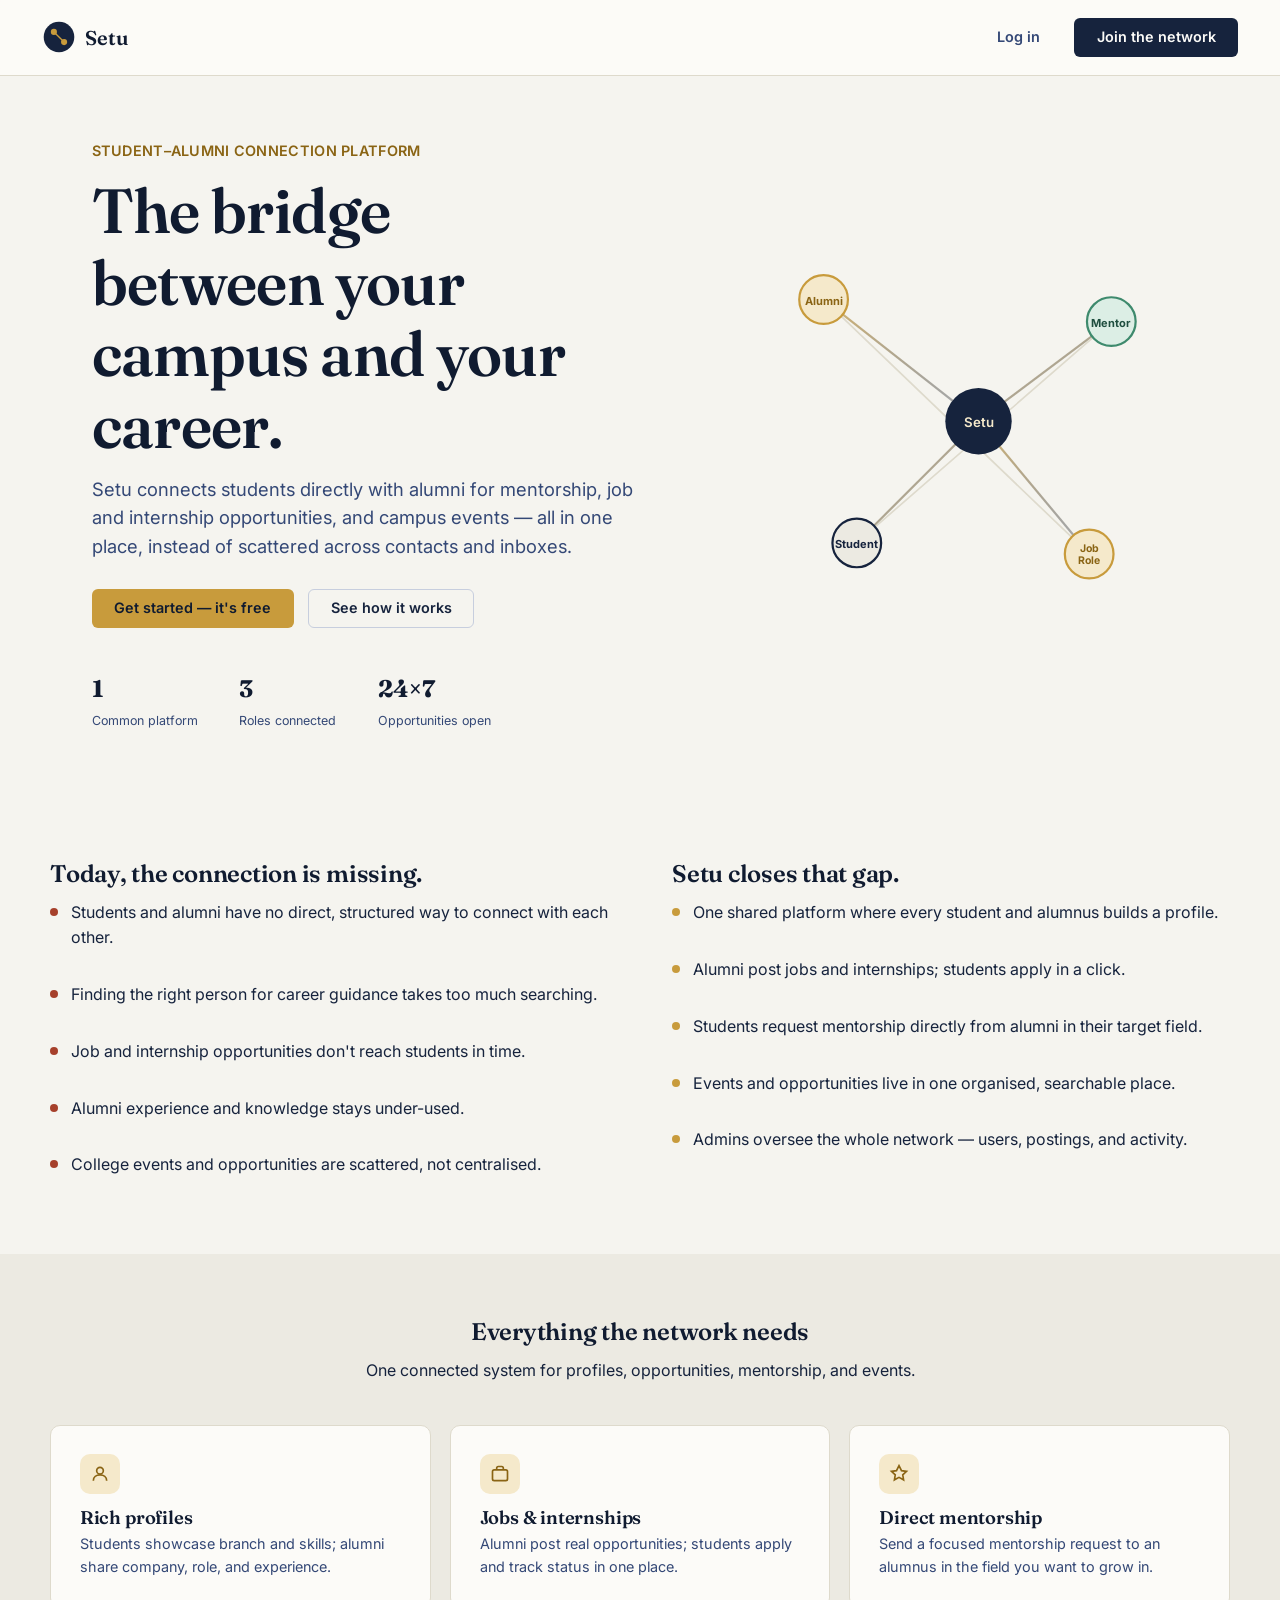
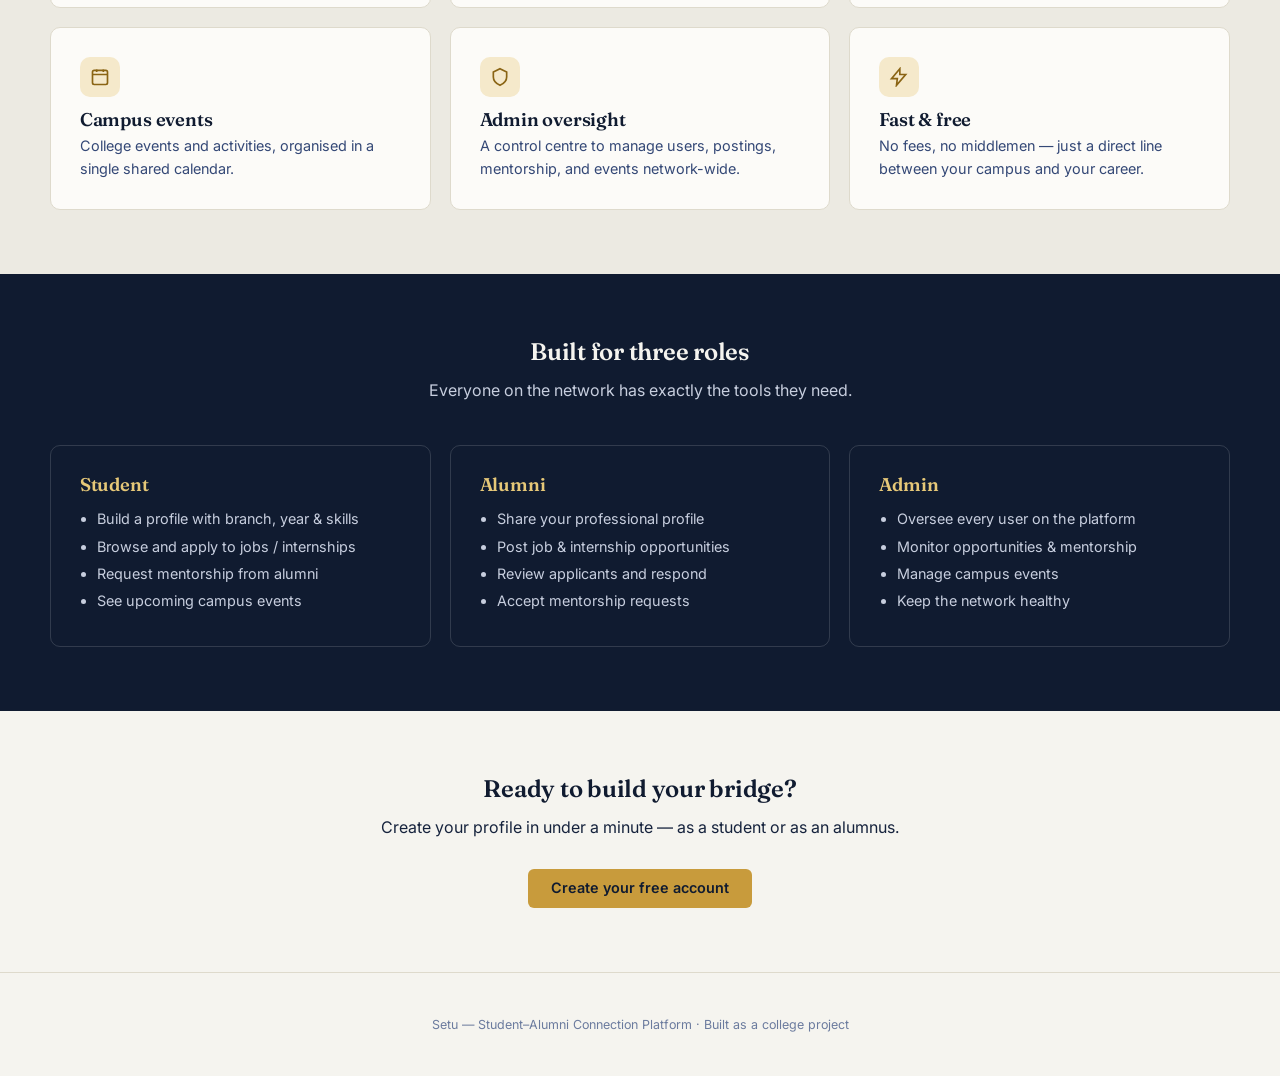
<file: public/index.html>
<!DOCTYPE html>
<html lang="en">
<head>
<meta charset="UTF-8">
<meta name="viewport" content="width=device-width, initial-scale=1">
<title>Setu — Student–Alumni Connection Platform</title>
<link rel="icon" href="data:image/svg+xml,<svg xmlns=%22http://www.w3.org/2000/svg%22 viewBox=%220 0 100 100%22><circle cx=%2250%22 cy=%2250%22 r=%2245%22 fill=%22%2316233D%22/><circle cx=%2235%22 cy=%2235%22 r=%228%22 fill=%22%23C89B3C%22/><circle cx=%2265%22 cy=%2265%22 r=%228%22 fill=%22%23C89B3C%22/><line x1=%2235%22 y1=%2235%22 x2=%2265%22 y2=%2265%22 stroke=%22%23C89B3C%22 stroke-width=%224%22/></svg>">
<link rel="preconnect" href="https://fonts.googleapis.com">
<link href="https://fonts.googleapis.com/css2?family=Fraunces:opsz,wght@9..144,500;9..144,600;9..144,700&family=Inter:wght@400;500;600;700&display=swap" rel="stylesheet">
<link rel="stylesheet" href="css/tokens.css">
<link rel="stylesheet" href="css/components.css">
<style>
  .hero { max-width: 1180px; margin: 0 auto; padding: var(--sp-6) var(--sp-5) var(--sp-6); display: grid; grid-template-columns: 1.1fr 0.9fr; gap: var(--sp-6); align-items: center; }
  .hero .eyebrow { color: var(--brass-700); font-weight: 600; letter-spacing: 0.02em; margin-bottom: var(--sp-2); font-size: var(--fs-sm); }
  .hero h1 { font-size: var(--fs-3xl); max-width: 12ch; }
  .hero p.lead { font-size: var(--fs-md); color: var(--ink-600); max-width: 46ch; margin-bottom: var(--sp-4); }
  .hero-ctas { display: flex; gap: 0.9rem; flex-wrap: wrap; }
  .hero-stats { display: flex; gap: var(--sp-5); margin-top: var(--sp-5); }
  .hero-stats div strong { display: block; font-family: var(--font-display); font-size: var(--fs-lg); color: var(--ink-900); }
  .hero-stats div span { font-size: var(--fs-xs); color: var(--ink-600); }

  .network-visual { position: relative; }

  section.band { padding: var(--sp-6) var(--sp-5); }
  .band-inner { max-width: 1180px; margin: 0 auto; }
  .band-alt { background: var(--ink-900); color: var(--paper-50); }
  .band-alt h2, .band-alt p { color: var(--paper-50); }
  .band-alt .muted { color: var(--ink-200); }

  .two-col { display: grid; grid-template-columns: 1fr 1fr; gap: var(--sp-6); align-items: start; }
  .problem-list, .solution-list { list-style: none; margin: 0; padding: 0; display: flex; flex-direction: column; gap: var(--sp-3); }
  .problem-list li, .solution-list li { display: flex; gap: 0.8rem; align-items: flex-start; }
  .problem-list .dot { width: 8px; height: 8px; border-radius: 50%; background: var(--brick-600); margin-top: 0.5rem; flex-shrink: 0; }
  .solution-list .dot { width: 8px; height: 8px; border-radius: 50%; background: var(--brass-500); margin-top: 0.5rem; flex-shrink: 0; }

  .feature-grid { display: grid; grid-template-columns: repeat(3, 1fr); gap: var(--sp-3); margin-top: var(--sp-5); }
  .feature-card { border: 1px solid var(--paper-line); border-radius: var(--radius-md); padding: var(--sp-4); background: var(--paper-0); }
  .feature-card .ico { width: 40px; height: 40px; border-radius: 10px; background: var(--brass-100); display: flex; align-items: center; justify-content: center; margin-bottom: var(--sp-2); }
  .feature-card .ico svg { width: 20px; height: 20px; color: var(--brass-700); }
  .feature-card h3 { font-size: var(--fs-md); margin-bottom: 0.3rem; }
  .feature-card p { font-size: var(--fs-sm); color: var(--ink-600); margin: 0; }

  .role-grid { display: grid; grid-template-columns: repeat(3, 1fr); gap: var(--sp-3); margin-top: var(--sp-5); }
  .role-card { border-radius: var(--radius-md); padding: var(--sp-4); border: 1px solid rgba(255,255,255,0.14); }
  .role-card h3 { color: var(--brass-300); font-size: var(--fs-md); }
  .role-card ul { padding-left: 1.1rem; margin: 0; color: var(--ink-200); font-size: var(--fs-sm); }
  .role-card li { margin-bottom: 0.3rem; }

  footer { padding: var(--sp-5); text-align: center; color: var(--ink-400); font-size: var(--fs-xs); border-top: 1px solid var(--paper-line); }

  @media (max-width: 900px) {
    .hero { grid-template-columns: 1fr; }
    .two-col, .feature-grid, .role-grid { grid-template-columns: 1fr; }
    .network-visual { order: -1; }
  }
</style>
</head>
<body>

<nav class="top-nav">
  <a href="/index.html" class="brand">
    <svg class="mark" viewBox="0 0 100 100"><circle cx="50" cy="50" r="45" fill="#16233D"/><circle cx="35" cy="35" r="9" fill="#C89B3C"/><circle cx="65" cy="65" r="9" fill="#C89B3C"/><line x1="35" y1="35" x2="65" y2="65" stroke="#C89B3C" stroke-width="4"/></svg>
    Setu
  </a>
  <div style="display:flex; gap:0.7rem;">
    <a href="/login.html" class="btn btn-ghost">Log in</a>
    <a href="/register.html" class="btn btn-primary">Join the network</a>
  </div>
</nav>

<section class="hero">
  <div>
    <div class="eyebrow">STUDENT–ALUMNI CONNECTION PLATFORM</div>
    <h1>The bridge between your campus and your career.</h1>
    <p class="lead">Setu connects students directly with alumni for mentorship, job and internship opportunities, and campus events — all in one place, instead of scattered across contacts and inboxes.</p>
    <div class="hero-ctas">
      <a href="/register.html" class="btn btn-brass">Get started — it's free</a>
      <a href="#how-it-works" class="btn btn-outline">See how it works</a>
    </div>
    <div class="hero-stats">
      <div><strong>1</strong><span>Common platform</span></div>
      <div><strong>3</strong><span>Roles connected</span></div>
      <div><strong>24×7</strong><span>Opportunities open</span></div>
    </div>
  </div>

  <div class="network-visual">
    <svg viewBox="0 0 420 380" width="100%" xmlns="http://www.w3.org/2000/svg" aria-hidden="true">
      <defs>
        <linearGradient id="lineGrad" x1="0" y1="0" x2="1" y2="1">
          <stop offset="0%" stop-color="#C89B3C" stop-opacity="0.7"/>
          <stop offset="100%" stop-color="#16233D" stop-opacity="0.35"/>
        </linearGradient>
      </defs>
      <line x1="90" y1="70" x2="230" y2="180" stroke="url(#lineGrad)" stroke-width="2"/>
      <line x1="230" y1="180" x2="350" y2="90" stroke="url(#lineGrad)" stroke-width="2"/>
      <line x1="230" y1="180" x2="120" y2="290" stroke="url(#lineGrad)" stroke-width="2"/>
      <line x1="230" y1="180" x2="330" y2="300" stroke="url(#lineGrad)" stroke-width="2"/>
      <line x1="90" y1="70" x2="330" y2="300" stroke="#DEDACC" stroke-width="1.5"/>
      <line x1="350" y1="90" x2="120" y2="290" stroke="#DEDACC" stroke-width="1.5"/>

      <circle cx="230" cy="180" r="30" fill="#16233D"/>
      <text x="230" y="185" text-anchor="middle" fill="#F5E9CB" font-size="12" font-family="Inter, sans-serif" font-weight="600">Setu</text>

      <circle cx="90" cy="70" r="22" fill="#F5E9CB" stroke="#C89B3C" stroke-width="2"/>
      <text x="90" y="75" text-anchor="middle" fill="#8A6414" font-size="10" font-family="Inter, sans-serif" font-weight="700">Alumni</text>

      <circle cx="350" cy="90" r="22" fill="#DCEEE5" stroke="#3E8A6D" stroke-width="2"/>
      <text x="350" y="95" text-anchor="middle" fill="#1F4E3F" font-size="10" font-family="Inter, sans-serif" font-weight="700">Mentor</text>

      <circle cx="120" cy="290" r="22" fill="#ECEAE2" stroke="#16233D" stroke-width="2"/>
      <text x="120" y="295" text-anchor="middle" fill="#16233D" font-size="10" font-family="Inter, sans-serif" font-weight="700">Student</text>

      <circle cx="330" cy="300" r="22" fill="#F5E9CB" stroke="#C89B3C" stroke-width="2"/>
      <text x="330" y="298" text-anchor="middle" fill="#8A6414" font-size="9.5" font-family="Inter, sans-serif" font-weight="700">Job</text>
      <text x="330" y="309" text-anchor="middle" fill="#8A6414" font-size="9.5" font-family="Inter, sans-serif" font-weight="700">Role</text>
    </svg>
  </div>
</section>

<section class="band" id="how-it-works">
  <div class="band-inner two-col">
    <div>
      <h2>Today, the connection is missing.</h2>
      <ul class="problem-list">
        <li><span class="dot"></span><p>Students and alumni have no direct, structured way to connect with each other.</p></li>
        <li><span class="dot"></span><p>Finding the right person for career guidance takes too much searching.</p></li>
        <li><span class="dot"></span><p>Job and internship opportunities don't reach students in time.</p></li>
        <li><span class="dot"></span><p>Alumni experience and knowledge stays under-used.</p></li>
        <li><span class="dot"></span><p>College events and opportunities are scattered, not centralised.</p></li>
      </ul>
    </div>
    <div>
      <h2>Setu closes that gap.</h2>
      <ul class="solution-list">
        <li><span class="dot"></span><p>One shared platform where every student and alumnus builds a profile.</p></li>
        <li><span class="dot"></span><p>Alumni post jobs and internships; students apply in a click.</p></li>
        <li><span class="dot"></span><p>Students request mentorship directly from alumni in their target field.</p></li>
        <li><span class="dot"></span><p>Events and opportunities live in one organised, searchable place.</p></li>
        <li><span class="dot"></span><p>Admins oversee the whole network — users, postings, and activity.</p></li>
      </ul>
    </div>
  </div>
</section>

<section class="band" style="background: var(--paper-100);">
  <div class="band-inner">
    <h2 style="text-align:center; max-width:none;">Everything the network needs</h2>
    <p style="text-align:center; max-width: 60ch; margin: 0 auto;">One connected system for profiles, opportunities, mentorship, and events.</p>
    <div class="feature-grid">
      <div class="feature-card">
        <div class="ico"><svg viewBox="0 0 24 24" fill="none" stroke="currentColor" stroke-width="2"><circle cx="12" cy="8" r="4"/><path d="M4 20c0-4.4 3.6-7 8-7s8 2.6 8 7"/></svg></div>
        <h3>Rich profiles</h3>
        <p>Students showcase branch and skills; alumni share company, role, and experience.</p>
      </div>
      <div class="feature-card">
        <div class="ico"><svg viewBox="0 0 24 24" fill="none" stroke="currentColor" stroke-width="2"><rect x="3" y="7" width="18" height="13" rx="2"/><path d="M8 7V5a2 2 0 0 1 2-2h4a2 2 0 0 1 2 2v2"/></svg></div>
        <h3>Jobs &amp; internships</h3>
        <p>Alumni post real opportunities; students apply and track status in one place.</p>
      </div>
      <div class="feature-card">
        <div class="ico"><svg viewBox="0 0 24 24" fill="none" stroke="currentColor" stroke-width="2"><path d="M12 2l3 6 6 .8-4.5 4.2 1 6-5.5-3-5.5 3 1-6L3 8.8 9 8z"/></svg></div>
        <h3>Direct mentorship</h3>
        <p>Send a focused mentorship request to an alumnus in the field you want to grow in.</p>
      </div>
      <div class="feature-card">
        <div class="ico"><svg viewBox="0 0 24 24" fill="none" stroke="currentColor" stroke-width="2"><rect x="3" y="4" width="18" height="17" rx="2"/><path d="M3 9h18M8 3v3M16 3v3"/></svg></div>
        <h3>Campus events</h3>
        <p>College events and activities, organised in a single shared calendar.</p>
      </div>
      <div class="feature-card">
        <div class="ico"><svg viewBox="0 0 24 24" fill="none" stroke="currentColor" stroke-width="2"><path d="M12 2l8 4v6c0 5-3.5 8-8 10-4.5-2-8-5-8-10V6z"/></svg></div>
        <h3>Admin oversight</h3>
        <p>A control centre to manage users, postings, mentorship, and events network-wide.</p>
      </div>
      <div class="feature-card">
        <div class="ico"><svg viewBox="0 0 24 24" fill="none" stroke="currentColor" stroke-width="2"><path d="M13 2L3 14h7l-1 8 11-13h-7z"/></svg></div>
        <h3>Fast &amp; free</h3>
        <p>No fees, no middlemen — just a direct line between your campus and your career.</p>
      </div>
    </div>
  </div>
</section>

<section class="band band-alt">
  <div class="band-inner">
    <h2 style="text-align:center; max-width:none;">Built for three roles</h2>
    <p class="muted" style="text-align:center; max-width:60ch; margin:0 auto;">Everyone on the network has exactly the tools they need.</p>
    <div class="role-grid">
      <div class="role-card">
        <h3>Student</h3>
        <ul>
          <li>Build a profile with branch, year &amp; skills</li>
          <li>Browse and apply to jobs / internships</li>
          <li>Request mentorship from alumni</li>
          <li>See upcoming campus events</li>
        </ul>
      </div>
      <div class="role-card">
        <h3>Alumni</h3>
        <ul>
          <li>Share your professional profile</li>
          <li>Post job &amp; internship opportunities</li>
          <li>Review applicants and respond</li>
          <li>Accept mentorship requests</li>
        </ul>
      </div>
      <div class="role-card">
        <h3>Admin</h3>
        <ul>
          <li>Oversee every user on the platform</li>
          <li>Monitor opportunities &amp; mentorship</li>
          <li>Manage campus events</li>
          <li>Keep the network healthy</li>
        </ul>
      </div>
    </div>
  </div>
</section>

<section class="band" style="text-align:center;">
  <h2>Ready to build your bridge?</h2>
  <p style="margin: 0 auto var(--sp-4); text-align:center;">Create your profile in under a minute — as a student or as an alumnus.</p>
  <a href="/register.html" class="btn btn-brass">Create your free account</a>
</section>

<footer>Setu — Student–Alumni Connection Platform · Built as a college project</footer>

</body>
</html>
</file>
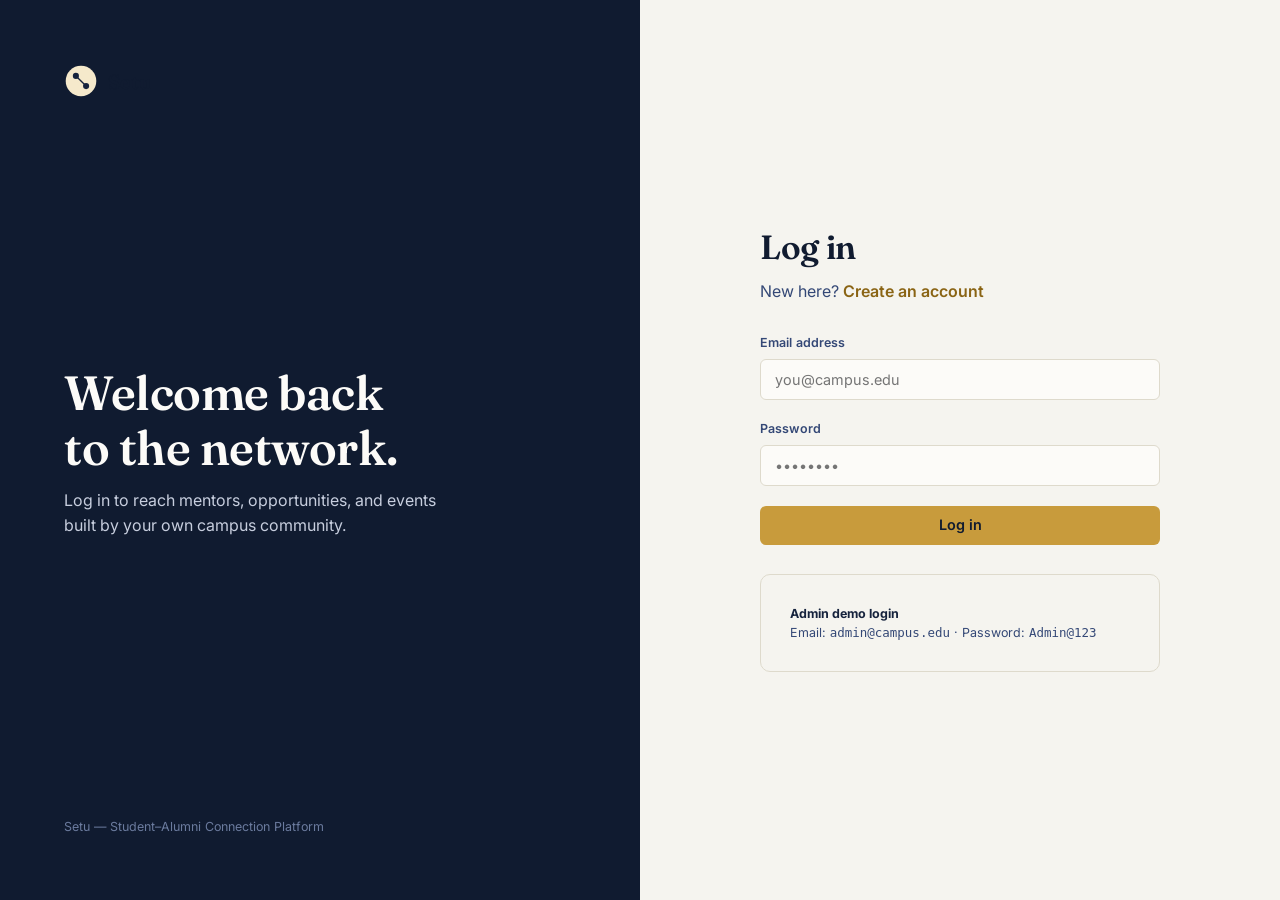
<file: public/login.html>
<!DOCTYPE html>
<html lang="en">
<head>
<meta charset="UTF-8">
<meta name="viewport" content="width=device-width, initial-scale=1">
<title>Log in — Setu</title>
<link rel="icon" href="data:image/svg+xml,<svg xmlns=%22http://www.w3.org/2000/svg%22 viewBox=%220 0 100 100%22><circle cx=%2250%22 cy=%2250%22 r=%2245%22 fill=%22%2316233D%22/></svg>">
<link rel="preconnect" href="https://fonts.googleapis.com">
<link href="https://fonts.googleapis.com/css2?family=Fraunces:opsz,wght@9..144,500;9..144,600;9..144,700&family=Inter:wght@400;500;600;700&display=swap" rel="stylesheet">
<link rel="stylesheet" href="css/tokens.css">
<link rel="stylesheet" href="css/components.css">
</head>
<body>
<div class="auth-wrap">
  <div class="auth-visual">
    <a href="/index.html" class="brand">
      <svg class="mark" viewBox="0 0 100 100"><circle cx="50" cy="50" r="45" fill="#F5E9CB"/><circle cx="35" cy="35" r="9" fill="#16233D"/><circle cx="65" cy="65" r="9" fill="#16233D"/><line x1="35" y1="35" x2="65" y2="65" stroke="#16233D" stroke-width="4"/></svg>
      Setu
    </a>
    <div>
      <h2 style="color:#FCFBF8; font-size: var(--fs-2xl); max-width: 11ch;">Welcome back to the network.</h2>
      <p style="color: var(--ink-200); max-width: 40ch;">Log in to reach mentors, opportunities, and events built by your own campus community.</p>
    </div>
    <div style="color:var(--ink-400); font-size: var(--fs-xs);">Setu — Student–Alumni Connection Platform</div>
  </div>

  <div class="auth-form-side">
    <div class="auth-box">
      <h1 style="font-size: var(--fs-xl);">Log in</h1>
      <p style="color: var(--ink-600); margin-bottom: var(--sp-4);">New here? <a href="/register.html" style="color: var(--brass-700); font-weight:600; text-decoration:none;">Create an account</a></p>

      <form id="loginForm">
        <div class="field">
          <label for="email">Email address</label>
          <input class="input" type="email" id="email" required placeholder="you@campus.edu">
        </div>
        <div class="field">
          <label for="password">Password</label>
          <input class="input" type="password" id="password" required placeholder="••••••••">
        </div>
        <button type="submit" class="btn btn-brass btn-block" id="loginBtn">Log in</button>
      </form>

      <div class="card" style="margin-top: var(--sp-4); background: var(--paper-50);">
        <div style="font-size: var(--fs-xs); color: var(--ink-600);">
          <strong style="color: var(--ink-800);">Admin demo login</strong><br>
          Email: <code>admin@campus.edu</code> · Password: <code>Admin@123</code>
        </div>
      </div>
    </div>
  </div>
</div>

<script src="js/api.js"></script>
<script>
  document.getElementById('loginForm').addEventListener('submit', async (e) => {
    e.preventDefault();
    const btn = document.getElementById('loginBtn');
    const email = document.getElementById('email').value.trim();
    const password = document.getElementById('password').value;

    btn.disabled = true; btn.textContent = 'Logging in...';
    try {
      const data = await api.post('/auth/login', { email, password });
      setSession(data.token, data.user);
      toast('Welcome back, ' + data.user.name + '!');
      setTimeout(() => { window.location.href = `/${data.user.role}-dashboard.html`; }, 400);
    } catch (err) {
      toast(err.message, 'error');
      btn.disabled = false; btn.textContent = 'Log in';
    }
  });

  // If already logged in, go straight to dashboard
  (function redirectIfLoggedIn() {
    const user = getUser();
    if (user && getToken()) window.location.href = `/${user.role}-dashboard.html`;
  })();
</script>
</body>
</html>
</file>
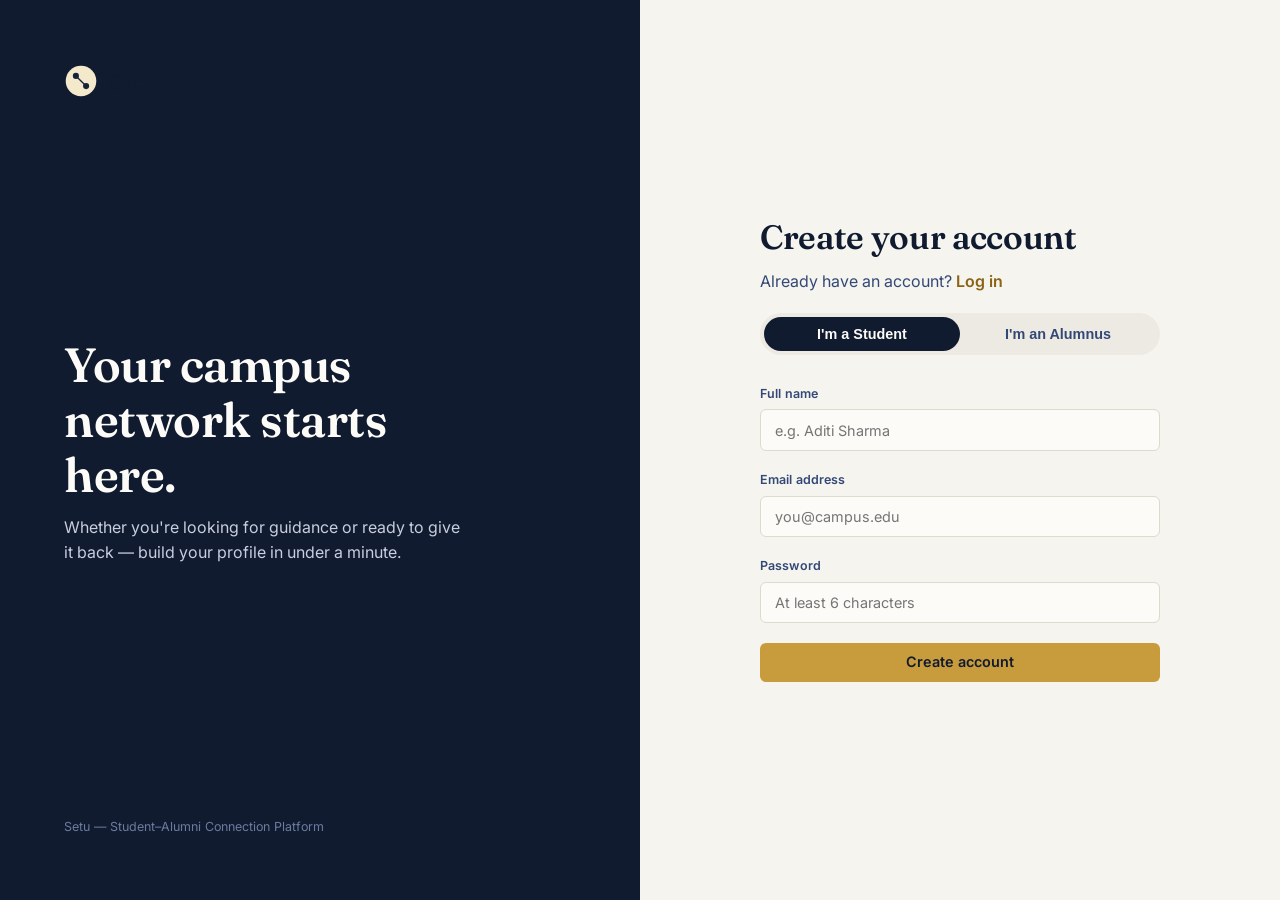
<file: public/register.html>
<!DOCTYPE html>
<html lang="en">
<head>
<meta charset="UTF-8">
<meta name="viewport" content="width=device-width, initial-scale=1">
<title>Create your account — Setu</title>
<link rel="icon" href="data:image/svg+xml,<svg xmlns=%22http://www.w3.org/2000/svg%22 viewBox=%220 0 100 100%22><circle cx=%2250%22 cy=%2250%22 r=%2245%22 fill=%22%2316233D%22/></svg>">
<link rel="preconnect" href="https://fonts.googleapis.com">
<link href="https://fonts.googleapis.com/css2?family=Fraunces:opsz,wght@9..144,500;9..144,600;9..144,700&family=Inter:wght@400;500;600;700&display=swap" rel="stylesheet">
<link rel="stylesheet" href="css/tokens.css">
<link rel="stylesheet" href="css/components.css">
</head>
<body>
<div class="auth-wrap">
  <div class="auth-visual">
    <a href="/index.html" class="brand">
      <svg class="mark" viewBox="0 0 100 100"><circle cx="50" cy="50" r="45" fill="#F5E9CB"/><circle cx="35" cy="35" r="9" fill="#16233D"/><circle cx="65" cy="65" r="9" fill="#16233D"/><line x1="35" y1="35" x2="65" y2="65" stroke="#16233D" stroke-width="4"/></svg>
      Setu
    </a>
    <div>
      <h2 style="color:#FCFBF8; font-size: var(--fs-2xl); max-width: 12ch;">Your campus network starts here.</h2>
      <p style="color: var(--ink-200); max-width: 40ch;">Whether you're looking for guidance or ready to give it back — build your profile in under a minute.</p>
    </div>
    <div style="color:var(--ink-400); font-size: var(--fs-xs);">Setu — Student–Alumni Connection Platform</div>
  </div>

  <div class="auth-form-side">
    <div class="auth-box">
      <h1 style="font-size: var(--fs-xl);">Create your account</h1>
      <p style="color: var(--ink-600); margin-bottom: var(--sp-3);">Already have an account? <a href="/login.html" style="color: var(--brass-700); font-weight:600; text-decoration:none;">Log in</a></p>

      <div class="pill-tab">
        <button type="button" class="active" id="tabStudent" onclick="setRole('student')">I'm a Student</button>
        <button type="button" id="tabAlumni" onclick="setRole('alumni')">I'm an Alumnus</button>
      </div>

      <form id="registerForm">
        <div class="field">
          <label for="name">Full name</label>
          <input class="input" type="text" id="name" required placeholder="e.g. Aditi Sharma">
        </div>
        <div class="field">
          <label for="email">Email address</label>
          <input class="input" type="email" id="email" required placeholder="you@campus.edu">
        </div>
        <div class="field">
          <label for="password">Password</label>
          <input class="input" type="password" id="password" required minlength="6" placeholder="At least 6 characters">
        </div>
        <input type="hidden" id="role" value="student">
        <button type="submit" class="btn btn-brass btn-block" id="registerBtn">Create account</button>
      </form>
    </div>
  </div>
</div>

<script src="js/api.js"></script>
<script>
  function setRole(role) {
    document.getElementById('role').value = role;
    document.getElementById('tabStudent').classList.toggle('active', role === 'student');
    document.getElementById('tabAlumni').classList.toggle('active', role === 'alumni');
  }

  document.getElementById('registerForm').addEventListener('submit', async (e) => {
    e.preventDefault();
    const btn = document.getElementById('registerBtn');
    const name = document.getElementById('name').value.trim();
    const email = document.getElementById('email').value.trim();
    const password = document.getElementById('password').value;
    const role = document.getElementById('role').value;

    btn.disabled = true; btn.textContent = 'Creating account...';
    try {
      const data = await api.post('/auth/register', { name, email, password, role });
      setSession(data.token, data.user);
      toast('Account created! Welcome, ' + data.user.name + '.');
      setTimeout(() => { window.location.href = `/${data.user.role}-dashboard.html`; }, 400);
    } catch (err) {
      toast(err.message, 'error');
      btn.disabled = false; btn.textContent = 'Create account';
    }
  });

  (function redirectIfLoggedIn() {
    const user = getUser();
    if (user && getToken()) window.location.href = `/${user.role}-dashboard.html`;
  })();
</script>
</body>
</html>
</file>
<file: public/css/tokens.css>
/* =========================================================
   DESIGN TOKENS — Student–Alumni Connection Platform
   Theme: "The Bridge" — an academic network, ink & brass
   ========================================================= */
:root {
  /* --- Color: ink navy (authority, academia) + brass (alumni/legacy)
     + orchard green (growth, mentorship) on a cool paper ground --- */
  --ink-900: #101B30;
  --ink-800: #16233D;
  --ink-700: #22335A;
  --ink-600: #344876;
  --ink-400: #6B7B9E;
  --ink-200: #C7CEDE;

  --brass-700: #8A6414;
  --brass-600: #B08423;
  --brass-500: #C89B3C;
  --brass-300: #E6C878;
  --brass-100: #F5E9CB;

  --orchard-700: #1F4E3F;
  --orchard-600: #2F6F58;
  --orchard-500: #3E8A6D;
  --orchard-100: #DCEEE5;

  --brick-600: #A6402B;
  --brick-100: #F3DFD8;

  --paper-0: #FCFBF8;
  --paper-50: #F5F4EF;
  --paper-100: #ECEAE2;
  --paper-line: #DEDACC;

  --ink: var(--ink-800);
  --ink-soft: var(--ink-600);
  --accent: var(--brass-500);
  --accent-deep: var(--brass-700);
  --success: var(--orchard-600);
  --danger: var(--brick-600);

  /* --- Type --- */
  --font-display: 'Fraunces', 'Iowan Old Style', Georgia, serif;
  --font-body: 'Inter', -apple-system, BlinkMacSystemFont, 'Segoe UI', sans-serif;

  --fs-xs: 0.78rem;
  --fs-sm: 0.9rem;
  --fs-base: 1rem;
  --fs-md: 1.15rem;
  --fs-lg: 1.5rem;
  --fs-xl: 2.1rem;
  --fs-2xl: 3rem;
  --fs-3xl: 3.9rem;

  /* --- Space / radius / shadow --- */
  --sp-1: 0.4rem;
  --sp-2: 0.8rem;
  --sp-3: 1.2rem;
  --sp-4: 1.8rem;
  --sp-5: 2.6rem;
  --sp-6: 4rem;

  --radius-sm: 6px;
  --radius-md: 10px;
  --radius-lg: 18px;

  --shadow-card: 0 1px 2px rgba(16, 27, 48, 0.06), 0 8px 24px -12px rgba(16, 27, 48, 0.18);
  --shadow-pop: 0 12px 32px -8px rgba(16, 27, 48, 0.28);

  --sidebar-w: 264px;
}

* { box-sizing: border-box; }
html { scroll-behavior: smooth; }

body {
  margin: 0;
  font-family: var(--font-body);
  background: var(--paper-50);
  color: var(--ink-800);
  font-size: var(--fs-base);
  line-height: 1.55;
  -webkit-font-smoothing: antialiased;
}

h1, h2, h3, h4 {
  font-family: var(--font-display);
  color: var(--ink-900);
  margin: 0 0 var(--sp-2);
  line-height: 1.15;
  font-weight: 600;
  letter-spacing: -0.01em;
}

p { margin: 0 0 var(--sp-2); max-width: 62ch; }
a { color: inherit; }

::selection { background: var(--brass-300); color: var(--ink-900); }

:focus-visible {
  outline: 2px solid var(--brass-600);
  outline-offset: 2px;
}

@media (prefers-reduced-motion: reduce) {
  * { animation-duration: 0.001ms !important; transition-duration: 0.001ms !important; }
}
</file>
<file: public/css/components.css>
/* =========================================================
   COMPONENTS
   ========================================================= */

/* ---------- Buttons ---------- */
.btn {
  display: inline-flex;
  align-items: center;
  justify-content: center;
  gap: 0.5rem;
  font-family: var(--font-body);
  font-weight: 600;
  font-size: var(--fs-sm);
  padding: 0.72rem 1.35rem;
  border-radius: var(--radius-sm);
  border: 1px solid transparent;
  cursor: pointer;
  transition: transform 0.12s ease, box-shadow 0.12s ease, background-color 0.12s ease, border-color .12s ease;
  text-decoration: none;
  line-height: 1;
  white-space: nowrap;
}
.btn:active { transform: translateY(1px); }
.btn-primary { background: var(--ink-800); color: var(--paper-0); }
.btn-primary:hover { background: var(--ink-900); box-shadow: var(--shadow-card); }
.btn-brass { background: var(--brass-500); color: var(--ink-900); }
.btn-brass:hover { background: var(--brass-600); box-shadow: var(--shadow-card); }
.btn-outline { background: transparent; color: var(--ink-800); border-color: var(--ink-200); }
.btn-outline:hover { border-color: var(--ink-600); background: var(--paper-100); }
.btn-ghost { background: transparent; color: var(--ink-600); }
.btn-ghost:hover { background: var(--paper-100); }
.btn-danger { background: var(--paper-0); color: var(--brick-600); border-color: var(--brick-100); }
.btn-danger:hover { background: var(--brick-100); }
.btn-sm { padding: 0.42rem 0.85rem; font-size: var(--fs-xs); }
.btn-block { width: 100%; }
.btn[disabled] { opacity: .55; cursor: not-allowed; }

/* ---------- Forms ---------- */
.field { margin-bottom: var(--sp-3); }
.field label {
  display: block;
  font-size: var(--fs-xs);
  font-weight: 600;
  color: var(--ink-600);
  margin-bottom: 0.4rem;
  letter-spacing: 0.01em;
}
.input, select.input, textarea.input {
  width: 100%;
  padding: 0.7rem 0.85rem;
  border: 1.5px solid var(--paper-line);
  border-radius: var(--radius-sm);
  background: var(--paper-0);
  font-family: var(--font-body);
  font-size: var(--fs-sm);
  color: var(--ink-800);
  transition: border-color .12s ease, box-shadow .12s ease;
}
.input:focus, select.input:focus, textarea.input:focus {
  border-color: var(--brass-600);
  outline: none;
  box-shadow: 0 0 0 3px rgba(200, 155, 60, 0.18);
}
textarea.input { resize: vertical; min-height: 90px; }
.field-hint { font-size: var(--fs-xs); color: var(--ink-400); margin-top: 0.3rem; }

/* ---------- Cards ---------- */
.card {
  background: var(--paper-0);
  border: 1px solid var(--paper-line);
  border-radius: var(--radius-md);
  padding: var(--sp-4);
}
.card-flat {
  background: var(--paper-0);
  border-radius: var(--radius-md);
  padding: var(--sp-4);
  box-shadow: var(--shadow-card);
}

/* ---------- Badges / tags ---------- */
.badge {
  display: inline-flex;
  align-items: center;
  gap: 0.3rem;
  padding: 0.22rem 0.65rem;
  border-radius: 100px;
  font-size: var(--fs-xs);
  font-weight: 600;
}
.badge-gold { background: var(--brass-100); color: var(--brass-700); }
.badge-green { background: var(--orchard-100); color: var(--orchard-700); }
.badge-navy { background: var(--ink-200); color: var(--ink-800); }
.badge-red { background: var(--brick-100); color: var(--brick-600); }
.badge-grey { background: var(--paper-100); color: var(--ink-600); }

/* ---------- Top marketing nav ---------- */
.top-nav {
  display: flex; align-items: center; justify-content: space-between;
  padding: 1.1rem var(--sp-5);
  border-bottom: 1px solid var(--paper-line);
  position: sticky; top: 0; background: rgba(252,251,248,0.92);
  backdrop-filter: blur(6px);
  z-index: 40;
}
.brand { display: flex; align-items: center; gap: 0.6rem; font-family: var(--font-display); font-weight: 600; font-size: 1.25rem; color: var(--ink-900); text-decoration: none; }
.brand .mark { width: 34px; height: 34px; flex-shrink: 0; }

/* ---------- App shell (dashboards) ---------- */
.app-shell { display: flex; min-height: 100vh; }
.sidebar {
  width: var(--sidebar-w);
  background: var(--ink-900);
  color: var(--paper-50);
  padding: var(--sp-4) var(--sp-3);
  display: flex; flex-direction: column;
  position: fixed; top: 0; left: 0; bottom: 0;
  overflow-y: auto;
}
.sidebar .brand { color: var(--paper-0); margin-bottom: var(--sp-5); padding: 0 var(--sp-1); }
.side-nav { list-style: none; margin: 0; padding: 0; display: flex; flex-direction: column; gap: 0.2rem; }
.side-nav a {
  display: flex; align-items: center; gap: 0.7rem;
  padding: 0.65rem 0.9rem; border-radius: var(--radius-sm);
  color: var(--ink-200); text-decoration: none; font-size: var(--fs-sm); font-weight: 500;
  cursor: pointer; transition: background .12s ease, color .12s ease;
  border-left: 3px solid transparent;
}
.side-nav a:hover { background: rgba(255,255,255,0.06); color: var(--paper-0); }
.side-nav a.active { background: rgba(200,155,60,0.14); color: var(--brass-300); border-left-color: var(--brass-500); }
.side-nav svg { width: 18px; height: 18px; flex-shrink: 0; }
.sidebar-footer { margin-top: auto; padding-top: var(--sp-3); border-top: 1px solid rgba(255,255,255,0.1); }
.sidebar-user { display: flex; align-items: center; gap: 0.6rem; padding: 0.5rem; }
.avatar-circle {
  width: 38px; height: 38px; border-radius: 50%;
  background: var(--brass-500); color: var(--ink-900);
  display: flex; align-items: center; justify-content: center;
  font-weight: 700; font-family: var(--font-display); flex-shrink: 0;
}
.sidebar-user .name { font-size: var(--fs-sm); font-weight: 600; color: var(--paper-0); }
.sidebar-user .role { font-size: var(--fs-xs); color: var(--ink-400); text-transform: capitalize; }

.main-content { margin-left: var(--sidebar-w); flex: 1; padding: var(--sp-5) var(--sp-6); max-width: 1180px; }
.page-header { display: flex; align-items: flex-start; justify-content: space-between; gap: var(--sp-3); margin-bottom: var(--sp-4); flex-wrap: wrap; }
.eyebrow { color: var(--brass-700); font-weight: 600; font-size: var(--fs-xs); margin-bottom: 0.3rem; }

/* ---------- Tabs (in-page sections) ---------- */
.section { display: none; }
.section.active { display: block; animation: reveal .28s ease; }
@keyframes reveal { from { opacity: 0; transform: translateY(6px);} to { opacity: 1; transform: none; } }

/* ---------- Stat grid ---------- */
.stat-grid { display: grid; grid-template-columns: repeat(auto-fit, minmax(190px, 1fr)); gap: var(--sp-3); margin-bottom: var(--sp-5); }
.stat-card { background: var(--paper-0); border: 1px solid var(--paper-line); border-radius: var(--radius-md); padding: var(--sp-3) var(--sp-4); }
.stat-card .num { font-family: var(--font-display); font-size: var(--fs-2xl); color: var(--ink-900); line-height: 1; }
.stat-card .label { color: var(--ink-600); font-size: var(--fs-sm); margin-top: 0.4rem; }

/* ---------- List rows / table-ish ---------- */
.list { display: flex; flex-direction: column; gap: var(--sp-2); }
.row-card {
  display: flex; align-items: flex-start; justify-content: space-between; gap: var(--sp-3);
  background: var(--paper-0); border: 1px solid var(--paper-line); border-radius: var(--radius-md);
  padding: var(--sp-3) var(--sp-4); flex-wrap: wrap;
}
.row-card h4 { margin: 0 0 0.2rem; font-size: var(--fs-md); }
.row-meta { color: var(--ink-600); font-size: var(--fs-sm); display: flex; gap: 0.5rem; flex-wrap: wrap; align-items: center; }
.row-actions { display: flex; gap: 0.5rem; flex-shrink: 0; align-items: center; }

table.data-table { width: 100%; border-collapse: collapse; font-size: var(--fs-sm); }
table.data-table th { text-align: left; color: var(--ink-600); font-weight: 600; font-size: var(--fs-xs); text-transform: uppercase; letter-spacing: 0.04em; padding: 0.6rem 0.8rem; border-bottom: 1.5px solid var(--paper-line); }
table.data-table td { padding: 0.75rem 0.8rem; border-bottom: 1px solid var(--paper-100); vertical-align: middle; }
table.data-table tr:hover td { background: var(--paper-50); }

/* ---------- Empty state ---------- */
.empty-state { text-align: center; padding: var(--sp-6) var(--sp-3); color: var(--ink-400); border: 1.5px dashed var(--paper-line); border-radius: var(--radius-md); }
.empty-state svg { width: 46px; height: 46px; margin-bottom: var(--sp-2); opacity: .6; }

/* ---------- Toast ---------- */
#toast-wrap { position: fixed; top: 1.2rem; right: 1.2rem; z-index: 200; display: flex; flex-direction: column; gap: 0.6rem; }
.toast {
  background: var(--ink-900); color: var(--paper-0); padding: 0.8rem 1.1rem; border-radius: var(--radius-sm);
  font-size: var(--fs-sm); box-shadow: var(--shadow-pop); min-width: 240px;
  border-left: 4px solid var(--brass-500);
  animation: slidein .2s ease;
}
.toast.error { border-left-color: var(--brick-600); }
.toast.success { border-left-color: var(--orchard-500); }
@keyframes slidein { from { opacity: 0; transform: translateX(16px);} to { opacity: 1; transform: none; } }

/* ---------- Modal ---------- */
.modal-backdrop { position: fixed; inset: 0; background: rgba(16,27,48,0.5); display: none; align-items: center; justify-content: center; z-index: 150; padding: var(--sp-3); }
.modal-backdrop.open { display: flex; }
.modal { background: var(--paper-0); border-radius: var(--radius-lg); padding: var(--sp-5); max-width: 480px; width: 100%; box-shadow: var(--shadow-pop); max-height: 88vh; overflow-y: auto; }

/* ---------- Auth pages ---------- */
.auth-wrap { min-height: 100vh; display: grid; grid-template-columns: 1fr 1fr; }
.auth-visual { background: var(--ink-900); color: var(--paper-50); padding: var(--sp-6); display: flex; flex-direction: column; justify-content: space-between; position: relative; overflow: hidden; }
.auth-form-side { display: flex; align-items: center; justify-content: center; padding: var(--sp-5); }
.auth-box { width: 100%; max-width: 400px; }
.pill-tab { display: flex; background: var(--paper-100); border-radius: 100px; padding: 4px; margin-bottom: var(--sp-4); }
.pill-tab button { flex: 1; border: none; background: transparent; padding: 0.55rem; border-radius: 100px; font-weight: 600; font-size: var(--fs-sm); cursor: pointer; color: var(--ink-600); }
.pill-tab button.active { background: var(--ink-900); color: var(--paper-0); }

@media (max-width: 980px) {
  .auth-wrap { grid-template-columns: 1fr; }
  .auth-visual { display: none; }
  .sidebar { transform: translateX(-100%); transition: transform .2s ease; z-index: 100; }
  .sidebar.open { transform: translateX(0); }
  .main-content { margin-left: 0; padding: var(--sp-4) var(--sp-3); }
  .top-nav { padding: 1rem; }
}
</file>
